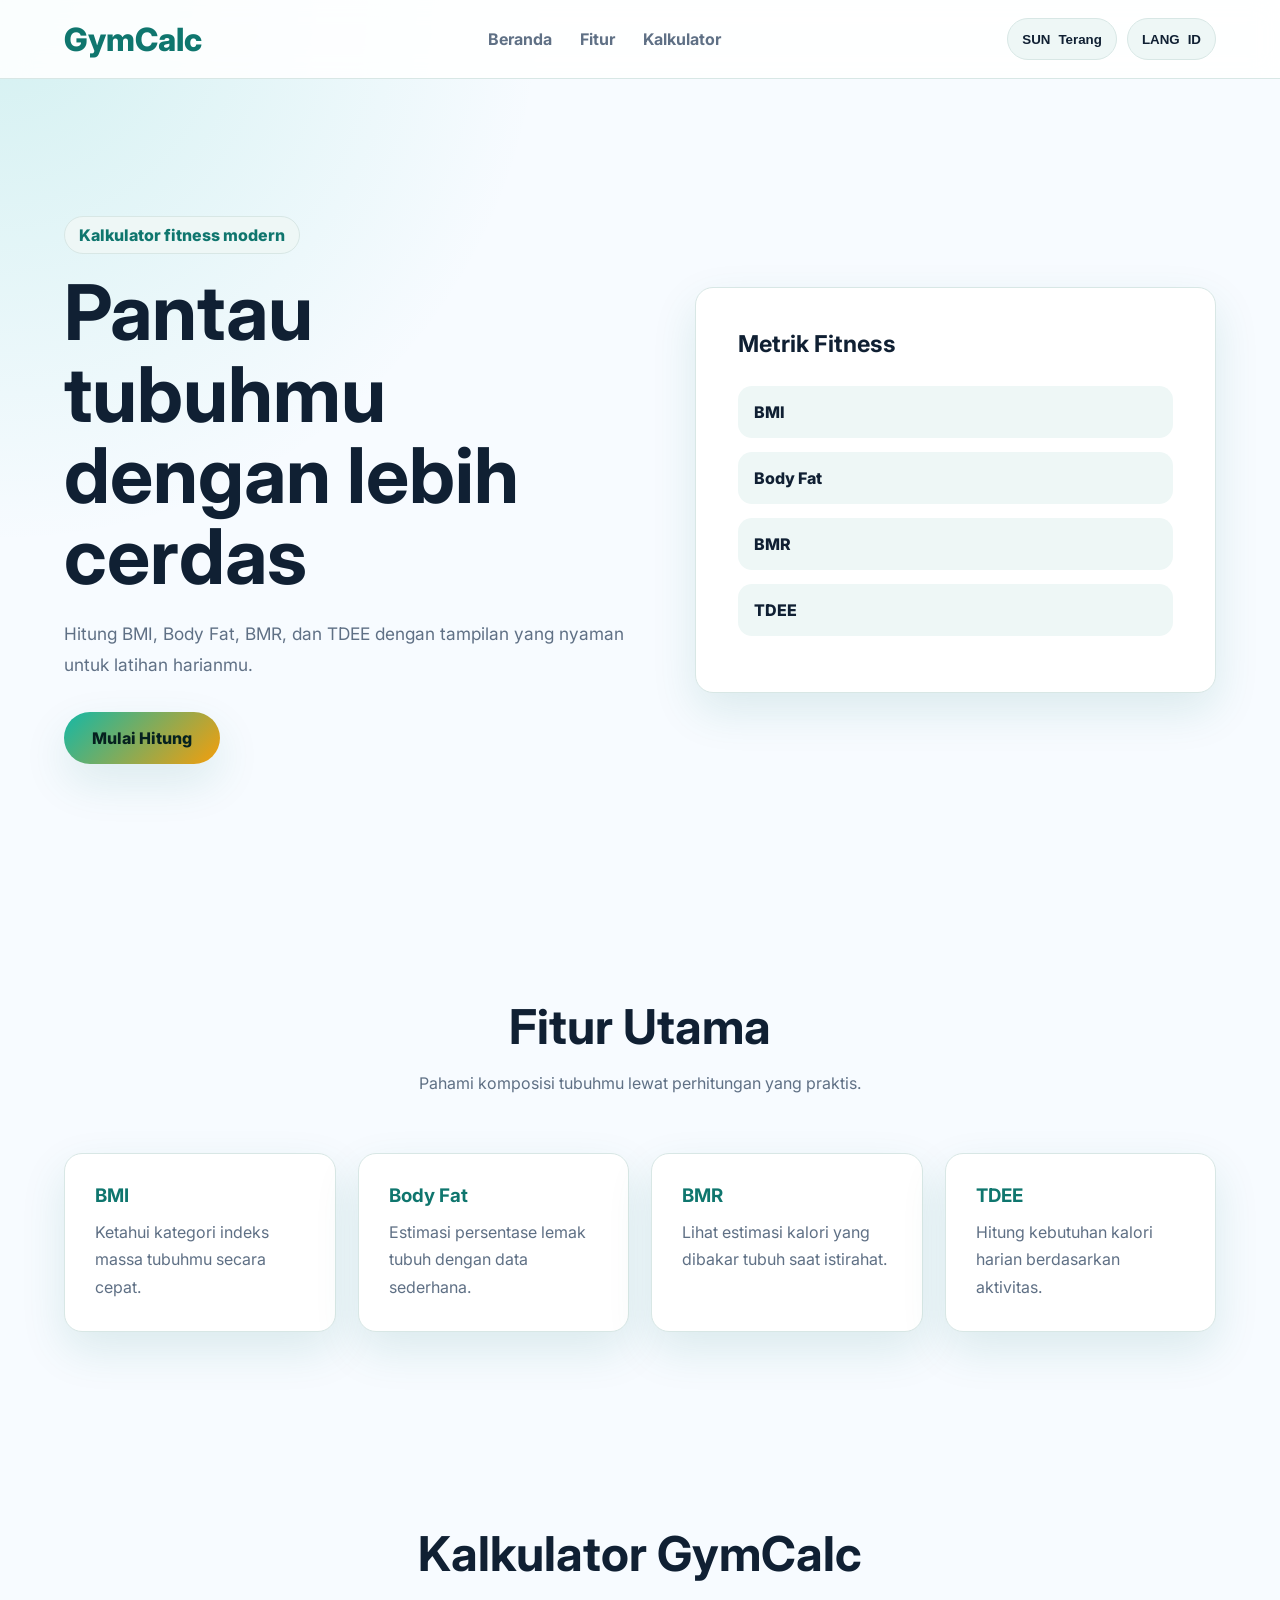
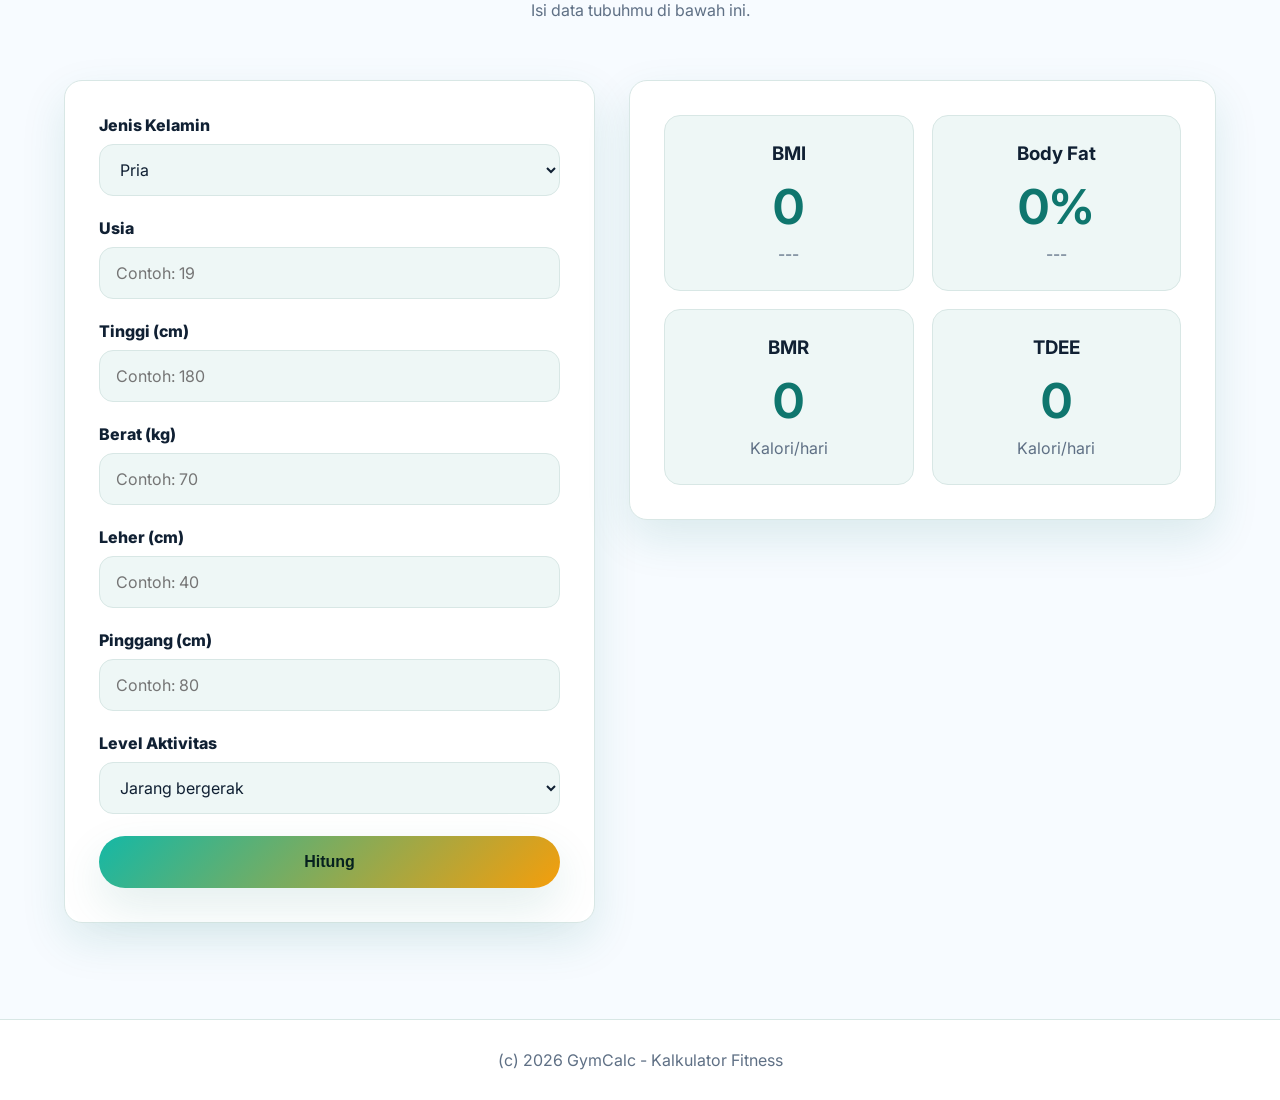
<file: index.html>
<!DOCTYPE html>
<html lang="id" data-theme="light">
<head>
  <meta charset="UTF-8" />
  <meta name="viewport" content="width=device-width, initial-scale=1.0" />
  <title>GymCalc</title>

  <link rel="stylesheet" href="css/variables.css" />
  <link rel="stylesheet" href="css/style.css" />
  <link rel="stylesheet" href="css/responsive.css" />

  <link rel="preconnect" href="https://fonts.googleapis.com">
  <link rel="preconnect" href="https://fonts.gstatic.com" crossorigin>
  <link
    href="https://fonts.googleapis.com/css2?family=Inter:wght@300;400;500;600;700;800&display=swap"
    rel="stylesheet">
</head>
<body>
  <nav class="navbar">
    <div class="container nav-wrapper">
      <a class="logo" href="#home">GymCalc</a>

      <ul class="nav-links">
        <li><a href="#home" data-i18n="navHome">Beranda</a></li>
        <li><a href="#features" data-i18n="navFeatures">Fitur</a></li>
        <li><a href="#calculator" data-i18n="navCalculator">Kalkulator</a></li>
      </ul>

      <div class="nav-actions">
        <button class="control-btn" id="themeToggle" type="button" aria-label="Ubah tema">
          <span id="themeIcon">SUN</span>
          <span data-i18n="themeButton">Terang</span>
        </button>

        <button class="control-btn" id="languageToggle" type="button" aria-label="Change language">
          <span>LANG</span>
          <span id="languageLabel">ID</span>
        </button>
      </div>
    </div>
  </nav>

  <main>
    <section class="hero" id="home">
      <div class="container hero-content">
        <div class="hero-left">
          <p class="eyebrow" data-i18n="heroEyebrow">Kalkulator fitness modern</p>
          <h1 data-i18n="heroTitle">Pantau tubuhmu dengan lebih cerdas</h1>
          <p data-i18n="heroText">
            Hitung BMI, Body Fat, BMR, dan TDEE dengan tampilan yang nyaman untuk latihan harianmu.
          </p>
          <a href="#calculator" class="hero-btn" data-i18n="heroButton">Mulai Hitung</a>
        </div>

        <div class="hero-right">
          <div class="hero-card">
            <h3 data-i18n="metricTitle">Metrik Fitness</h3>
            <div class="metric-item"><span>BMI</span></div>
            <div class="metric-item"><span>Body Fat</span></div>
            <div class="metric-item"><span>BMR</span></div>
            <div class="metric-item"><span>TDEE</span></div>
          </div>
        </div>
      </div>
    </section>

    <section class="features" id="features">
      <div class="container">
        <div class="section-title">
          <h2 data-i18n="featuresTitle">Fitur Utama</h2>
          <p data-i18n="featuresText">Pahami komposisi tubuhmu lewat perhitungan yang praktis.</p>
        </div>

        <div class="feature-grid">
          <div class="feature-card">
            <h3>BMI</h3>
            <p data-i18n="featureBmi">Ketahui kategori indeks massa tubuhmu secara cepat.</p>
          </div>
          <div class="feature-card">
            <h3>Body Fat</h3>
            <p data-i18n="featureBodyFat">Estimasi persentase lemak tubuh dengan data sederhana.</p>
          </div>
          <div class="feature-card">
            <h3>BMR</h3>
            <p data-i18n="featureBmr">Lihat estimasi kalori yang dibakar tubuh saat istirahat.</p>
          </div>
          <div class="feature-card">
            <h3>TDEE</h3>
            <p data-i18n="featureTdee">Hitung kebutuhan kalori harian berdasarkan aktivitas.</p>
          </div>
        </div>
      </div>
    </section>

    <section class="calculator-section" id="calculator">
      <div class="container">
        <div class="section-title">
          <h2 data-i18n="calculatorTitle">Kalkulator GymCalc</h2>
          <p data-i18n="calculatorText">Isi data tubuhmu di bawah ini.</p>
        </div>

        <div class="calculator-wrapper">
          <div class="calculator-form">
            <div class="input-group">
              <label for="gender" data-i18n="genderLabel">Jenis Kelamin</label>
              <select id="gender">
                <option value="male" data-i18n="maleOption">Pria</option>
                <option value="female" data-i18n="femaleOption">Wanita</option>
              </select>
            </div>

            <div class="input-group">
              <label for="age" data-i18n="ageLabel">Usia</label>
              <input type="number" id="age" placeholder="Contoh: 19" data-i18n-placeholder="agePlaceholder">
            </div>

            <div class="input-group">
              <label for="height" data-i18n="heightLabel">Tinggi (cm)</label>
              <input type="number" id="height" placeholder="Contoh: 180" data-i18n-placeholder="heightPlaceholder">
            </div>

            <div class="input-group">
              <label for="weight" data-i18n="weightLabel">Berat (kg)</label>
              <input type="number" id="weight" placeholder="Contoh: 70" data-i18n-placeholder="weightPlaceholder">
            </div>

            <div class="input-group">
              <label for="neck" data-i18n="neckLabel">Leher (cm)</label>
              <input type="number" id="neck" placeholder="Contoh: 40" data-i18n-placeholder="neckPlaceholder">
            </div>

            <div class="input-group">
              <label for="waist" data-i18n="waistLabel">Pinggang (cm)</label>
              <input type="number" id="waist" placeholder="Contoh: 80" data-i18n-placeholder="waistPlaceholder">
            </div>

            <div class="input-group">
              <label for="activity" data-i18n="activityLabel">Level Aktivitas</label>
              <select id="activity">
                <option value="1.2" data-i18n="activitySedentary">Jarang bergerak</option>
                <option value="1.375" data-i18n="activityLight">Olahraga ringan</option>
                <option value="1.55" data-i18n="activityModerate">Olahraga sedang</option>
                <option value="1.725" data-i18n="activityHeavy">Olahraga berat</option>
                <option value="1.9" data-i18n="activityAthlete">Atlet</option>
              </select>
            </div>

            <button id="calculateBtn" type="button" data-i18n="calculateButton">Hitung</button>
          </div>

          <div class="result-wrapper">
            <div class="result-card">
              <h3>BMI</h3>
              <h1 id="bmiResult">0</h1>
              <p id="bmiStatus">---</p>
            </div>

            <div class="result-card">
              <h3>Body Fat</h3>
              <h1 id="bodyFatResult">0%</h1>
              <p id="bodyFatStatus">---</p>
            </div>

            <div class="result-card">
              <h3>BMR</h3>
              <h1 id="bmrResult">0</h1>
              <p data-i18n="caloriesPerDay">Kalori/hari</p>
            </div>

            <div class="result-card">
              <h3>TDEE</h3>
              <h1 id="tdeeResult">0</h1>
              <p data-i18n="caloriesPerDay">Kalori/hari</p>
            </div>

            <div class="health-summary" id="healthSummary" hidden>
              <p class="summary-label" data-i18n="summaryLabel">Kesimpulan</p>
              <h3 id="summaryTitle">---</h3>
              <p id="summaryDescription">---</p>
            </div>
          </div>
        </div>
      </div>
    </section>
  </main>

  <footer class="footer">
    <div class="container">
      <p data-i18n="footerText">(c) 2026 GymCalc - Kalkulator Fitness</p>
    </div>
  </footer>

  <script src="js/bmi.js"></script>
  <script src="js/bmr.js"></script>
  <script src="js/tdee.js"></script>
  <script src="js/bodyfat.js"></script>
  <script src="js/validation.js"></script>
  <script src="js/calculator.js"></script>
  <script src="js/ui.js"></script>
  <script src="js/app.js"></script>
</body>
</html>
</file>
<file: css/variables.css>
:root {
  --primary: #14b8a6;
  --primary-strong: #0f766e;
  --accent: #f59e0b;
  --background: #f7fbff;
  --surface: #ffffff;
  --surface-soft: #eef7f6;
  --text: #102033;
  --muted: #5f7085;
  --border: #d8e7e5;
  --shadow: 0 18px 45px rgba(15, 118, 110, 0.12);
  --radius: 18px;
}

:root[data-theme="dark"] {
  --primary: #5eead4;
  --primary-strong: #2dd4bf;
  --accent: #fbbf24;
  --background: #0f172a;
  --surface: #152238;
  --surface-soft: #1d314b;
  --text: #ecfeff;
  --muted: #b7c7d8;
  --border: #29415f;
  --shadow: 0 18px 45px rgba(0, 0, 0, 0.24);
}
</file>
<file: css/style.css>
* {
  margin: 0;
  padding: 0;
  box-sizing: border-box;
}

html {
  scroll-behavior: smooth;
}

body {
  min-height: 100vh;
  font-family: 'Inter', Arial, sans-serif;
  background:
    radial-gradient(circle at top left, rgba(20, 184, 166, 0.16), transparent 34rem),
    var(--background);
  color: var(--text);
  transition: background 0.25s ease, color 0.25s ease;
}

a {
  color: inherit;
  text-decoration: none;
}

.container {
  width: min(90%, 1200px);
  margin: auto;
}

section {
  padding: 96px 0;
}

.navbar {
  position: sticky;
  top: 0;
  z-index: 999;
  background: color-mix(in srgb, var(--surface) 88%, transparent);
  border-bottom: 1px solid var(--border);
  backdrop-filter: blur(14px);
}

.nav-wrapper {
  min-height: 78px;
  display: flex;
  align-items: center;
  justify-content: space-between;
  gap: 24px;
}

.logo {
  color: var(--primary-strong);
  font-size: 2rem;
  font-weight: 800;
}

.nav-links {
  display: flex;
  align-items: center;
  gap: 28px;
  list-style: none;
}

.nav-links a {
  color: var(--muted);
  font-weight: 700;
  transition: color 0.2s ease;
}

.nav-links a:hover {
  color: var(--primary-strong);
}

.nav-actions {
  display: flex;
  align-items: center;
  gap: 10px;
}

.control-btn {
  width: auto;
  min-height: 42px;
  display: inline-flex;
  align-items: center;
  justify-content: center;
  gap: 8px;
  padding: 0 14px;
  border: 1px solid var(--border);
  border-radius: 999px;
  background: var(--surface-soft);
  color: var(--text);
  font-weight: 800;
  cursor: pointer;
  transition: transform 0.2s ease, border-color 0.2s ease, background 0.2s ease;
}

.control-btn:hover {
  transform: translateY(-1px);
  border-color: var(--primary);
}

.hero {
  min-height: calc(100vh - 78px);
  display: flex;
  align-items: center;
}

.hero-content {
  display: grid;
  grid-template-columns: minmax(0, 1.05fr) minmax(320px, 0.95fr);
  gap: 56px;
  align-items: center;
}

.eyebrow {
  width: fit-content;
  margin-bottom: 18px;
  padding: 8px 14px;
  border: 1px solid var(--border);
  border-radius: 999px;
  background: var(--surface-soft);
  color: var(--primary-strong);
  font-weight: 800;
}

.hero-left h1 {
  max-width: 720px;
  margin-bottom: 20px;
  font-size: clamp(2.5rem, 6vw, 4.8rem);
  line-height: 1.06;
}

.hero-left p:not(.eyebrow) {
  max-width: 620px;
  margin-bottom: 32px;
  color: var(--muted);
  font-size: 1.08rem;
  line-height: 1.8;
}

.hero-btn,
button#calculateBtn {
  display: inline-flex;
  align-items: center;
  justify-content: center;
  min-height: 52px;
  padding: 0 28px;
  border: 0;
  border-radius: 999px;
  background: linear-gradient(135deg, var(--primary), var(--accent));
  color: #06211f;
  font-weight: 800;
  cursor: pointer;
  box-shadow: var(--shadow);
}

.hero-card,
.feature-card,
.calculator-form,
.result-wrapper {
  background: var(--surface);
  border: 1px solid var(--border);
  border-radius: var(--radius);
  box-shadow: var(--shadow);
}

.hero-card {
  padding: 42px;
}

.hero-card h3 {
  margin-bottom: 28px;
  font-size: 1.45rem;
}

.metric-item {
  margin-bottom: 14px;
  padding: 16px;
  border-radius: 14px;
  background: var(--surface-soft);
  color: var(--text);
  font-weight: 800;
}

.section-title {
  max-width: 680px;
  margin: 0 auto 56px;
  text-align: center;
}

.section-title h2 {
  margin-bottom: 14px;
  font-size: clamp(2rem, 4vw, 3rem);
}

.section-title p {
  color: var(--muted);
  line-height: 1.7;
}

.feature-grid {
  display: grid;
  grid-template-columns: repeat(4, minmax(0, 1fr));
  gap: 22px;
}

.feature-card {
  padding: 30px;
  transition: transform 0.2s ease, border-color 0.2s ease;
}

.feature-card:hover {
  transform: translateY(-6px);
  border-color: var(--primary);
}

.feature-card h3 {
  margin-bottom: 12px;
  color: var(--primary-strong);
}

.feature-card p {
  color: var(--muted);
  line-height: 1.7;
}

.calculator-wrapper {
  display: grid;
  grid-template-columns: minmax(0, 0.95fr) minmax(0, 1.05fr);
  gap: 34px;
  align-items: start;
}

.calculator-form,
.result-wrapper {
  padding: 34px;
}

.input-group {
  margin-bottom: 22px;
}

.input-group label {
  display: block;
  margin-bottom: 9px;
  font-weight: 800;
}

.input-group input,
.input-group select {
  width: 100%;
  min-height: 52px;
  padding: 0 16px;
  border: 1px solid var(--border);
  border-radius: 14px;
  background: var(--surface-soft);
  color: var(--text);
  font: inherit;
  outline: none;
}

.input-group input:focus,
.input-group select:focus {
  border-color: var(--primary);
  box-shadow: 0 0 0 4px color-mix(in srgb, var(--primary) 20%, transparent);
}

button#calculateBtn {
  width: 100%;
  font-size: 1rem;
}

.result-wrapper {
  display: grid;
  grid-template-columns: repeat(2, minmax(0, 1fr));
  gap: 18px;
}

.result-card {
  min-height: 170px;
  padding: 26px;
  border: 1px solid var(--border);
  border-radius: 16px;
  background: var(--surface-soft);
  text-align: center;
}

.result-card h3 {
  margin-bottom: 12px;
}

.result-card h1 {
  margin-bottom: 8px;
  color: var(--primary-strong);
  font-size: clamp(2rem, 4vw, 3rem);
}

.result-card p {
  color: var(--muted);
}

.health-summary {
  grid-column: 1 / -1;
  padding: 24px;
  border: 1px solid color-mix(in srgb, var(--primary) 46%, var(--border));
  border-radius: 16px;
  background:
    linear-gradient(135deg, color-mix(in srgb, var(--primary) 14%, transparent), transparent),
    var(--surface-soft);
}

.health-summary[hidden] {
  display: none;
}

.summary-label {
  margin-bottom: 8px;
  color: var(--primary-strong);
  font-size: 0.85rem;
  font-weight: 800;
  text-transform: uppercase;
}

.health-summary h3 {
  margin-bottom: 8px;
  font-size: 1.45rem;
}

.health-summary p:last-child {
  color: var(--muted);
  line-height: 1.7;
}

.footer {
  padding: 30px 0;
  border-top: 1px solid var(--border);
  background: var(--surface);
  color: var(--muted);
  text-align: center;
}
</file>
<file: css/responsive.css>
@media (max-width: 992px) {
  .hero-content,
  .calculator-wrapper {
    grid-template-columns: 1fr;
  }

  .feature-grid {
    grid-template-columns: repeat(2, minmax(0, 1fr));
  }
}

@media (max-width: 768px) {
  section {
    padding: 72px 0;
  }

  .nav-wrapper {
    padding: 16px 0;
    flex-direction: column;
  }

  .nav-links {
    flex-wrap: wrap;
    justify-content: center;
    gap: 16px;
  }

  .nav-actions {
    width: 100%;
    justify-content: center;
  }

  .hero {
    min-height: auto;
  }

  .calculator-form,
  .result-wrapper,
  .hero-card {
    padding: 24px;
  }
}

@media (max-width: 576px) {
  .container {
    width: min(92%, 1200px);
  }

  .feature-grid,
  .result-wrapper {
    grid-template-columns: 1fr;
  }

  .control-btn {
    flex: 1;
  }
}
</file>
